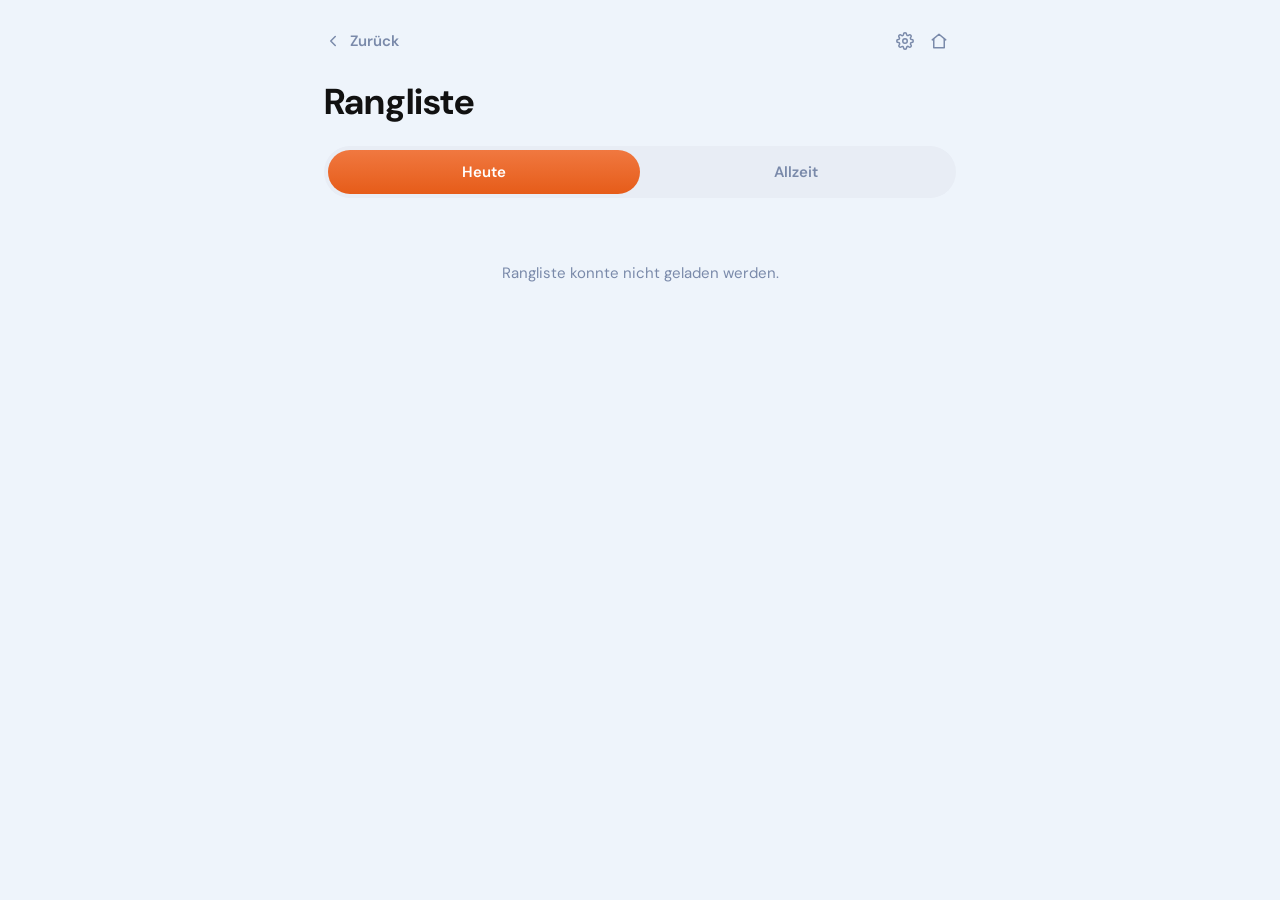
<file: index.html>
<!-- index.html — Sofort-Weiterleitung zur öffentlichen Rangliste (leaderboard.html). -->
<!DOCTYPE html>
<html lang="de">
<head>
  <meta charset="UTF-8">
  <meta name="viewport" content="width=device-width, initial-scale=1.0">
  <meta http-equiv="refresh" content="0; url=leaderboard.html">
  <title>Bike Challenge – Rangliste</title>
  <script>window.location.replace('leaderboard.html');</script>
</head>
<body>
  <p><a href="leaderboard.html">Zur Rangliste</a></p>
</body>
</html>
</file>
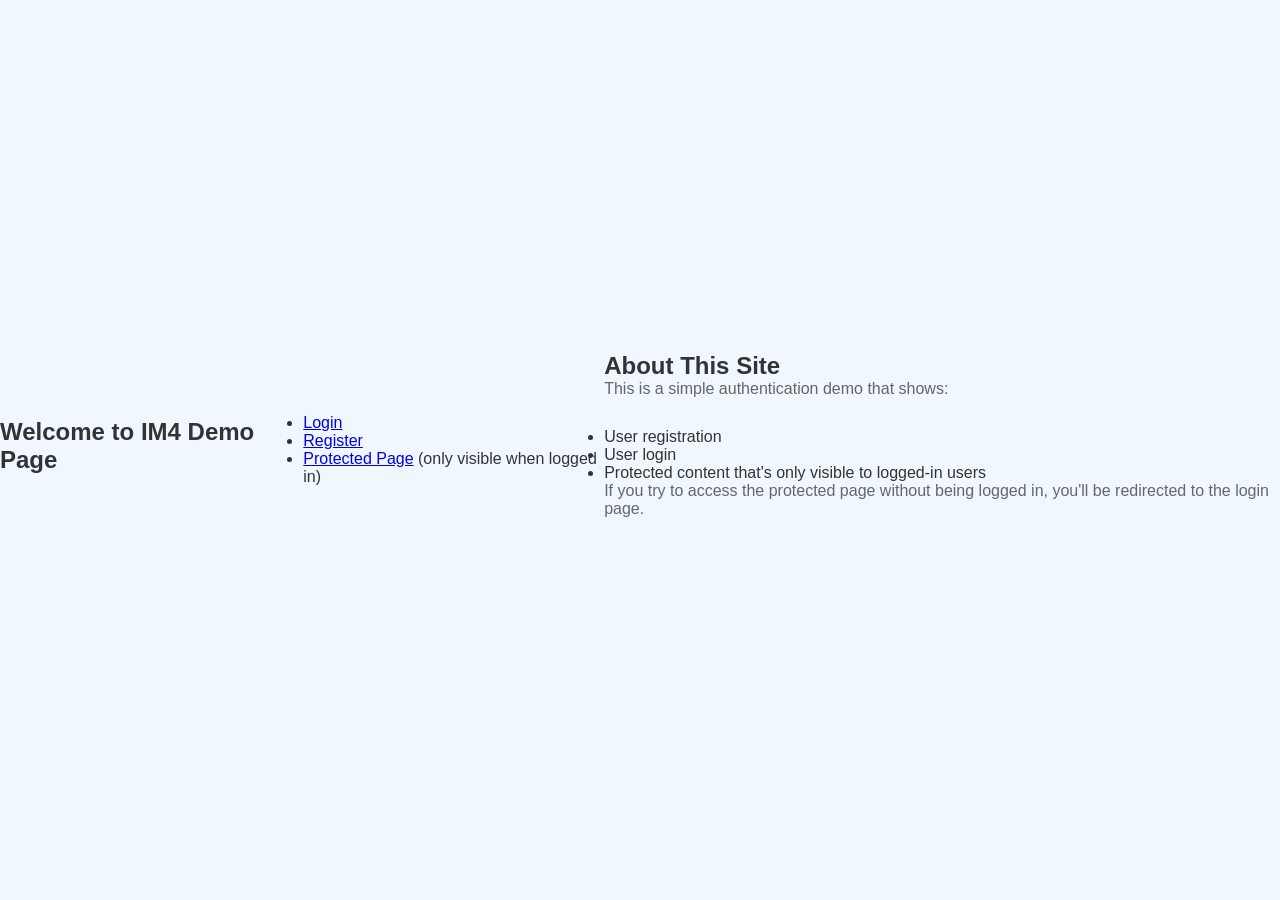
<file: Webapp/index.html>
<!DOCTYPE html>
<html lang="en">
  <head>
    <meta charset="UTF-8" />
    <title>Welcome</title>
    <link rel="stylesheet" href="css/style.css" />
  </head>
  <body>
    <h1>Welcome to IM4 Demo Page</h1>

    <div class="navigation">
      <ul>
        <li><a href="login.html">Login</a></li>
        <li><a href="register.html">Register</a></li>
        <li>
          <a href="protected.html">Protected Page</a> (only visible when logged
          in)
        </li>
      </ul>
    </div>

    <div class="info">
      <h2>About This Site</h2>
      <p>This is a simple authentication demo that shows:</p>
      <ul>
        <li>User registration</li>
        <li>User login</li>
        <li>Protected content that's only visible to logged-in users</li>
      </ul>
      <p>
        If you try to access the protected page without being logged in, you'll
        be redirected to the login page.
      </p>
    </div>
  </body>
</html>
</file>
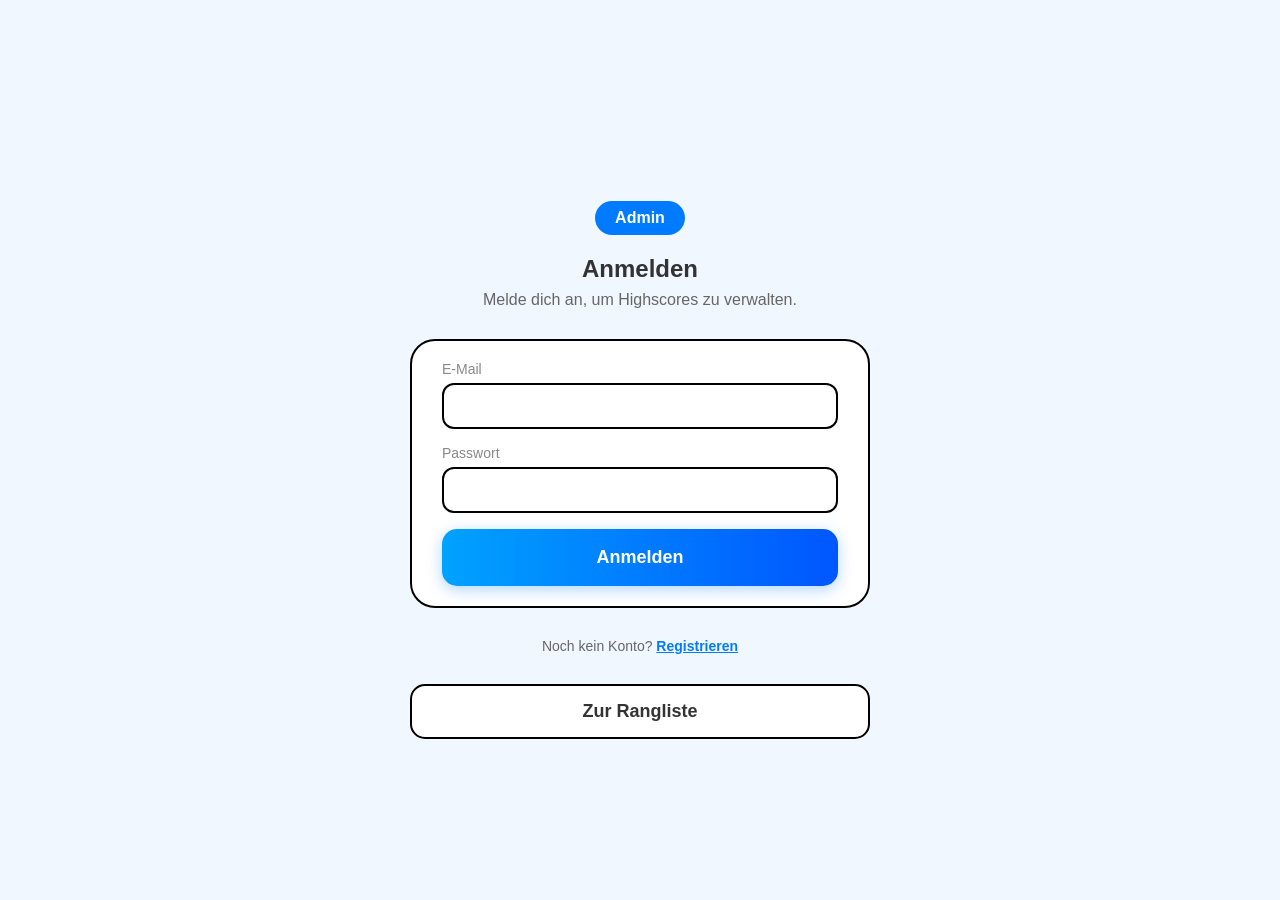
<file: admin.html>
<!-- admin.html — Geschützte Admin-Übersicht: Highscores anzeigen/löschen, Logout. -->
<!DOCTYPE html>
<html lang="de">
<head>
    <meta charset="UTF-8">
    <meta name="viewport" content="width=device-width, initial-scale=1.0">
    <title>Bike Challenge – Admin</title>

    <link rel="stylesheet" href="css/race.css">
    <link rel="stylesheet" href="css/leaderboard.css">
    <style>
        .admin-toolbar {
            display: flex;
            align-items: center;
            justify-content: space-between;
            gap: var(--space-md);
            margin-bottom: var(--space-lg);
        }

        .admin-card__right {
            display: flex;
            flex-direction: column;
            align-items: flex-end;
            gap: var(--space-sm);
            flex-shrink: 0;
        }

        .admin-delete-btn {
            width: auto;
            padding: 8px 14px;
            font-size: var(--font-size-sm);
            border-radius: var(--radius-md);
        }

        .admin-meta {
            font-size: var(--font-size-xs, 0.75rem);
            color: var(--color-text-muted);
        }

        .admin-logout {
            width: auto;
            padding: 10px 16px;
            font-size: var(--font-size-md);
        }
    </style>
</head>
<body class="leaderboard-page">
    <div class="page">

        <div class="leaderboard-header">
            <a href="leaderboard.html" class="back-button">
                <svg width="18" height="18" viewBox="0 0 24 24" fill="none"
                    stroke="currentColor" stroke-width="2"
                    stroke-linecap="round" stroke-linejoin="round">
                    <path d="M15 18l-6-6 6-6"/>
                </svg>
                Rangliste
            </a>

            <button type="button" id="logoutBtn" class="btn btn-danger-outline admin-logout">
                Logout
            </button>
        </div>

        <section class="leaderboard-section">
            <h1 class="leaderboard-title">Admin – Highscores</h1>

            <div class="leaderboard-tabs">
                <button type="button" class="leaderboard-tab leaderboard-tab--active" data-period="today">
                    Heute
                </button>

                <button type="button" class="leaderboard-tab" data-period="alltime">
                    Allzeit
                </button>
            </div>

            <div class="leaderboard-list admin-list" aria-live="polite">
                <p class="leaderboard-empty">Laden…</p>
            </div>
        </section>

    </div>

    <script src="js/auth.js"></script>
    <script src="js/admin.js"></script>
    <script src="js/logout.js"></script>
</body>
</html>
</file>
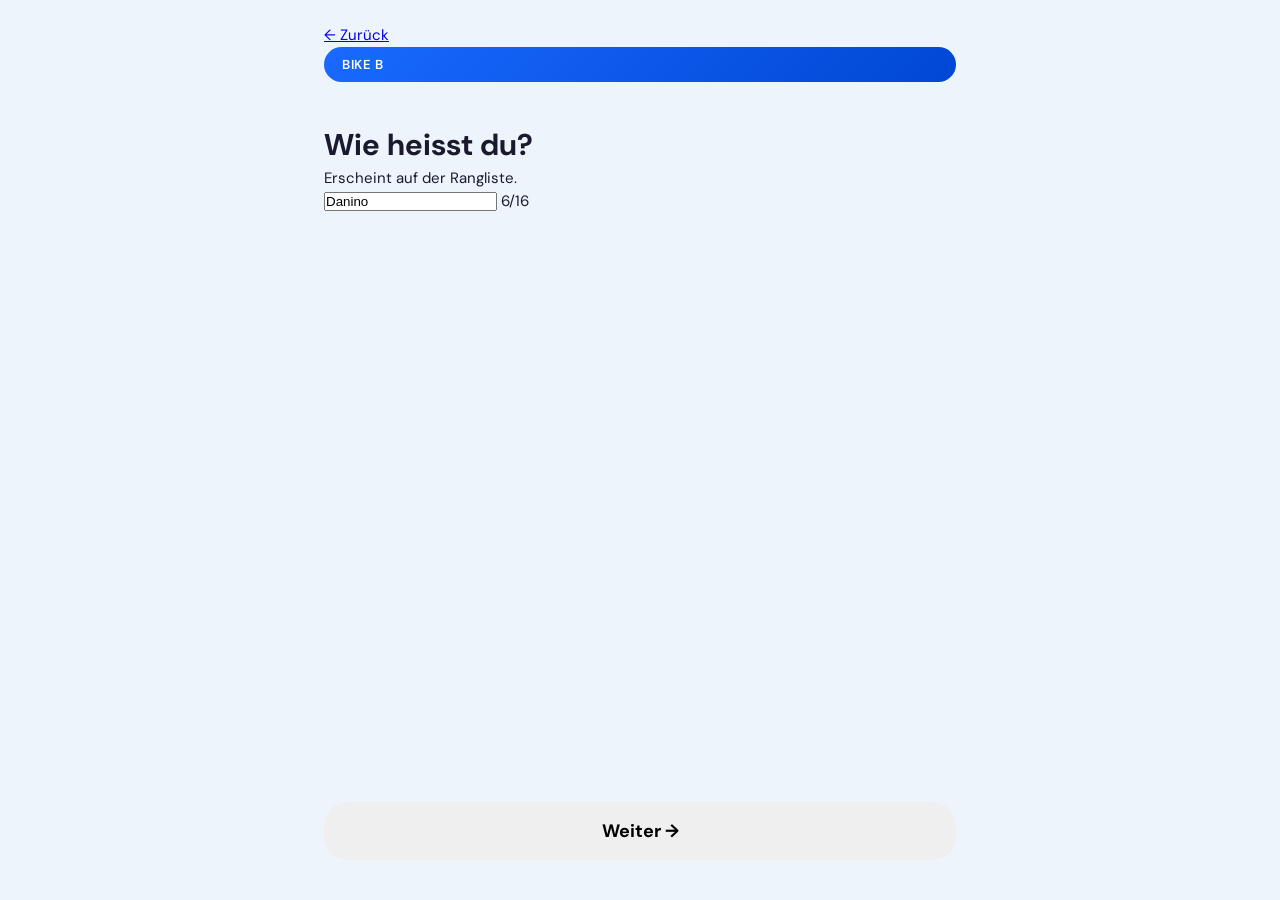
<file: challangeName.html>
<!-- challengeName.html -->
<!DOCTYPE html>
<html lang="de">
<head>
    <meta charset="UTF-8">
    <meta name="viewport" content="width=device-width, initial-scale=1.0">
    <title>Challenge Name</title>

    <link rel="stylesheet" href="../css/race.css">
    <link rel="stylesheet" href="../css/challengeName.css">
</head>

<body class="challenge-name-page">

<div class="page challenge-name">

    <a href="../index.html" class="back-link">
        ← Zurück
    </a>

    <div class="badge challenge-badge">
        BIKE B
    </div>

    <h1>Wie heisst du?</h1>

    <p class="subtitle">
        Erscheint auf der Rangliste.
    </p>

    <div class="input-wrap">
        <input
            id="nameInput"
            type="text"
            maxlength="16"
            value="Danino"
            class="name-input"
        >

        <span class="counter">
            <span id="count">6</span>/16
        </span>
    </div>

    <div class="bottom-actions">
        <button class="btn challenge-btn">
            Weiter →
        </button>
    </div>

</div>

<script>
    const input = document.getElementById('nameInput');
    const count = document.getElementById('count');

    input.addEventListener('input', () => {
        count.textContent = input.value.length;
    });
</script>

</body>
</html>
</file>
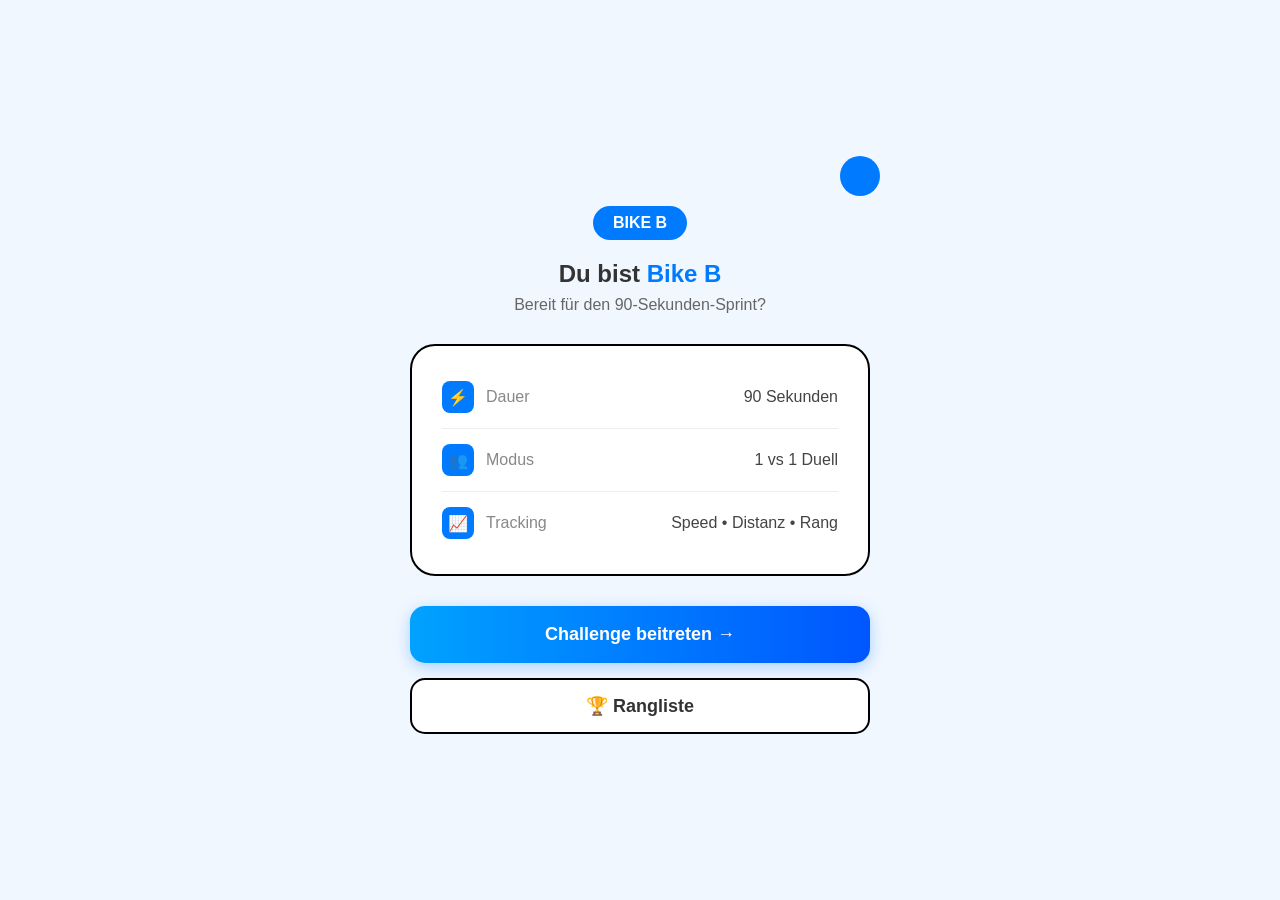
<file: challengeName.html>
<!-- challengeName.html — Weist einen Zufalls-Spielernamen zu (?velo=1|2), danach Weiterleitung zum Rennen. -->
<!DOCTYPE html>
<html lang="de">
<head>
    <meta charset="UTF-8">
    <meta name="viewport" content="width=device-width, initial-scale=1.0">
    <title>Challenge Name</title>

    <link rel="stylesheet" href="css/race.css">
    <link rel="stylesheet" href="css/challengeName.css">
</head>

<body class="challenge-name-page">

<div class="page challenge-name">

    <a href="infoBikeB.html" class="back-link" id="backLink">
        ← Zurück
    </a>

    <div class="badge challenge-badge" id="bikeBadge">
        BIKE B
    </div>

    <h1>Dein Name</h1>

    <p class="subtitle">
        Wird zufällig vergeben und erscheint auf der Rangliste.
    </p>

    <div class="name-display" id="assignedName">Wird geladen…</div>
    <p class="name-error" id="nameError" hidden></p>

    <div class="bottom-actions">
        <a href="race.html?velo=2" class="btn challenge-btn challenge-btn--disabled" id="continueBtn" aria-disabled="true">Weiter →</a>
    </div>

</div>

<script src="js/challengeName.js"></script>

</body>
</html>
</file>
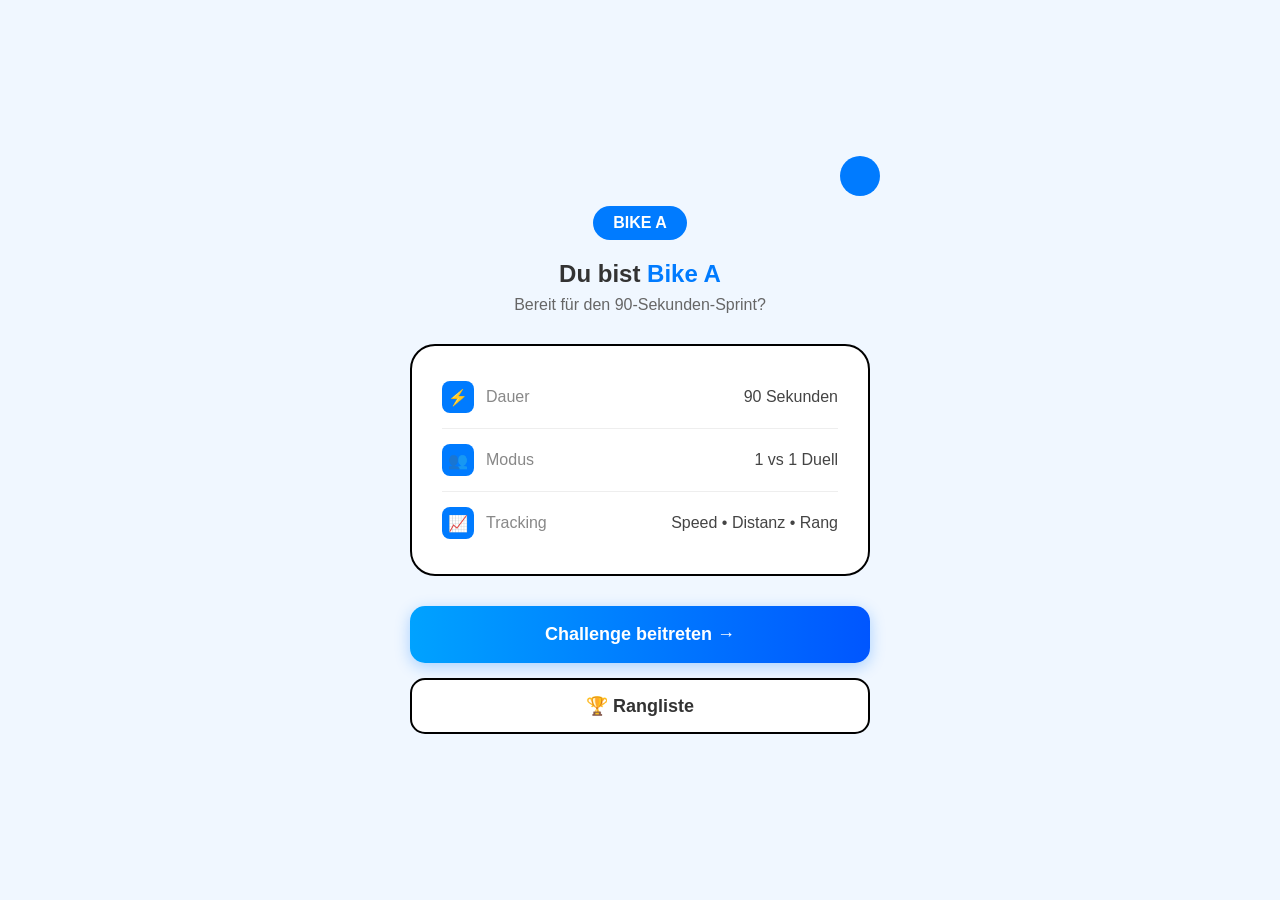
<file: infoBikeA.html>
<!-- infoBikeA.html — Einstiegsseite Bike A (QR-Code), Weiterleitung zur Challenge. -->
<!DOCTYPE html>
<html lang="de">
<head>
    <meta charset="UTF-8">
    <meta name="viewport" content="width=device-width, initial-scale=1.0">
    <title>Bike Challenge UI</title>
    <link rel="stylesheet" href="css/style.css">
</head>
<body>
    <div class="main-container">
        <div class="home-icon"></div>
        <div class="header">
            <div class="badge">BIKE A</div>
            <h1>Du bist <span>Bike A</span></h1>
            <p>Bereit für den 90-Sekunden-Sprint?</p>
        </div>
        <div class="info-card">
            <div class="info-row">
                <div class="label"><span class="icon lightning">⚡</span> Dauer</div>
                <div class="value">90 Sekunden</div>
            </div>
            <div class="info-row">
                <div class="label"><span class="icon group">👥</span> Modus</div>
                <div class="value">1 vs 1 Duell</div>
            </div>
            <div class="info-row">
                <div class="label"><span class="icon pulse">📈</span> Tracking</div>
                <div class="value">Speed • Distanz • Rang</div>
            </div>
        </div>
        <div class="button-group">
            <a href="challengeName.html?velo=1" class="btn-primary" style="display:block;text-align:center;text-decoration:none;color:white;">Challenge beitreten →</a>
            <a href="leaderboard.html" class="btn-secondary" style="display:block;text-align:center;text-decoration:none;color:#333;">🏆 Rangliste</a>
        </div>
    </div>
</body>
</html>
</file>
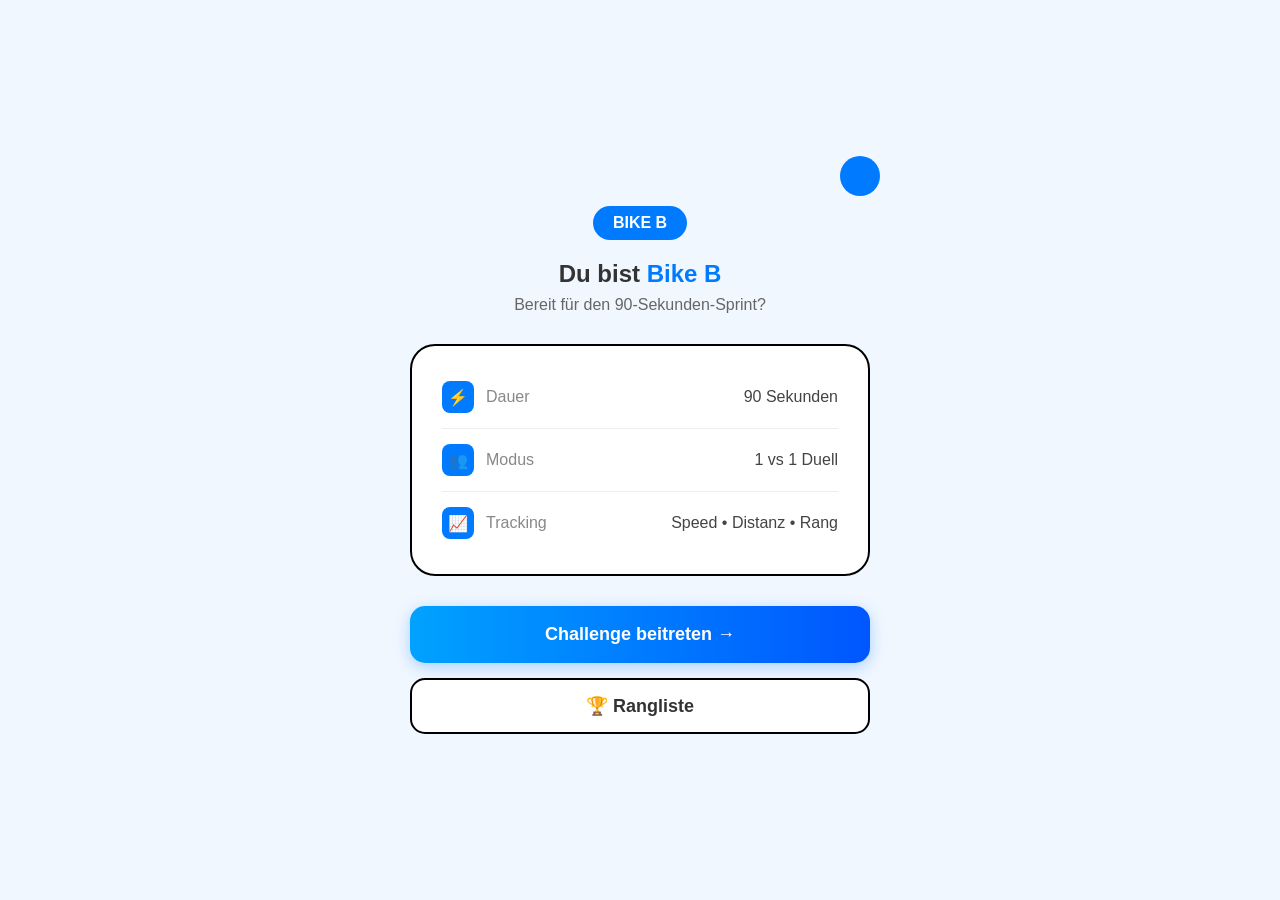
<file: infoBikeB.html>
<!-- infoBikeB.html — Einstiegsseite Bike B (QR-Code), Weiterleitung zur Challenge. -->
<!DOCTYPE html>
<html lang="de">
<head>
    <meta charset="UTF-8">
    <meta name="viewport" content="width=device-width, initial-scale=1.0">
    <title>Bike Challenge UI</title>
    <link rel="stylesheet" href="css/style.css">
</head>
<body>
    <div class="main-container">
        <div class="home-icon"></div>
        <div class="header">
            <div class="badge">BIKE B</div>
            <h1>Du bist <span>Bike B</span></h1>
            <p>Bereit für den 90-Sekunden-Sprint?</p>
        </div>
        <div class="info-card">
            <div class="info-row">
                <div class="label"><span class="icon lightning">⚡</span> Dauer</div>
                <div class="value">90 Sekunden</div>
            </div>
            <div class="info-row">
                <div class="label"><span class="icon group">👥</span> Modus</div>
                <div class="value">1 vs 1 Duell</div>
            </div>
            <div class="info-row">
                <div class="label"><span class="icon pulse">📈</span> Tracking</div>
                <div class="value">Speed • Distanz • Rang</div>
            </div>
        </div>
        <div class="button-group">
            <a href="challengeName.html?velo=2" class="btn-primary" style="display:block;text-align:center;text-decoration:none;color:white;">Challenge beitreten →</a>
            <a href="leaderboard.html" class="btn-secondary" style="display:block;text-align:center;text-decoration:none;color:#333;">🏆 Rangliste</a>
        </div>
    </div>
</body>
</html>
</file>
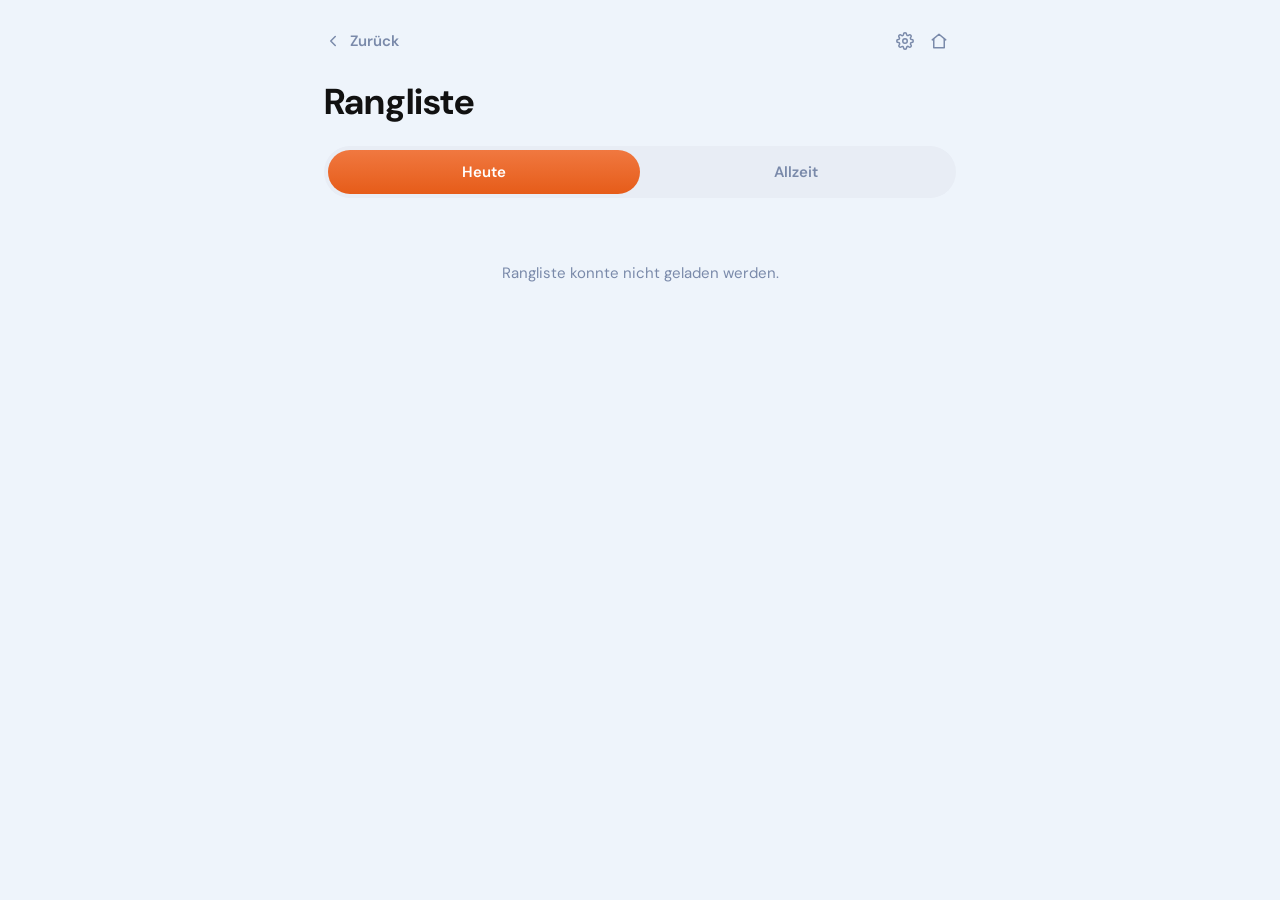
<file: leaderboard.html>
<!-- leaderboard.html — Öffentliche Rangliste mit Tabs Heute/Allzeit. -->
<!DOCTYPE html>
<html lang="de">
<head>
    <meta charset="UTF-8">
    <meta name="viewport" content="width=device-width, initial-scale=1.0">
    <title>Bike Challenge – Rangliste</title>

    <link rel="stylesheet" href="css/race.css">
    <link rel="stylesheet" href="css/leaderboard.css">
</head>
<body class="leaderboard-page">
    <div class="page">

        <div class="leaderboard-header">
            <a href="index.html" class="back-button">
                <svg width="18" height="18" viewBox="0 0 24 24" fill="none"
                    stroke="currentColor" stroke-width="2"
                    stroke-linecap="round" stroke-linejoin="round">
                    <path d="M15 18l-6-6 6-6"/>
                </svg>
                Zurück
            </a>

            <div class="leaderboard-header__actions">
            <a href="admin.html" class="home-button" aria-label="Admin" title="Admin">
                <svg width="18" height="18" viewBox="0 0 24 24" fill="none"
                    stroke="currentColor" stroke-width="2"
                    stroke-linecap="round" stroke-linejoin="round">
                    <path d="M12 15a3 3 0 1 0 0-6 3 3 0 0 0 0 6Z"/>
                    <path d="M19.4 15a1.65 1.65 0 0 0 .33 1.82l.06.06a2 2 0 1 1-2.83 2.83l-.06-.06a1.65 1.65 0 0 0-1.82-.33 1.65 1.65 0 0 0-1 1.51V21a2 2 0 1 1-4 0v-.09a1.65 1.65 0 0 0-1-1.51 1.65 1.65 0 0 0-1.82.33l-.06.06a2 2 0 1 1-2.83-2.83l.06-.06a1.65 1.65 0 0 0 .33-1.82 1.65 1.65 0 0 0-1.51-1H3a2 2 0 1 1 0-4h.09a1.65 1.65 0 0 0 1.51-1 1.65 1.65 0 0 0-.33-1.82l-.06-.06a2 2 0 1 1 2.83-2.83l.06.06a1.65 1.65 0 0 0 1.82.33H9a1.65 1.65 0 0 0 1-1.51V3a2 2 0 1 1 4 0v.09a1.65 1.65 0 0 0 1 1.51 1.65 1.65 0 0 0 1.82-.33l.06-.06a2 2 0 1 1 2.83 2.83l-.06.06a1.65 1.65 0 0 0-.33 1.82V9c.26.604.852.997 1.51 1H21a2 2 0 1 1 0 4h-.09a1.65 1.65 0 0 0-1.51 1Z"/>
                </svg>
            </a>

            <a href="index.html" class="home-button" aria-label="Home">
                <svg width="18" height="18" viewBox="0 0 24 24" fill="none"
                    stroke="currentColor" stroke-width="2"
                    stroke-linecap="round" stroke-linejoin="round">
                    <path d="M3 10.5 12 3l9 7.5"/>
                    <path d="M5 9.5V21h14V9.5"/>
                </svg>
            </a>
            </div>
        </div>

        <section class="leaderboard-section">
            <h1 class="leaderboard-title">Rangliste</h1>

            <div class="leaderboard-tabs">
                <button type="button" class="leaderboard-tab leaderboard-tab--active" data-period="today">
                    Heute
                </button>

                <button type="button" class="leaderboard-tab" data-period="alltime">
                    Allzeit
                </button>
            </div>

            <div class="leaderboard-list" aria-live="polite">
                <p class="leaderboard-empty">Laden…</p>
            </div>
        </section>

    </div>

    <script src="js/leaderboard.js"></script>
</body>
</html>
</file>
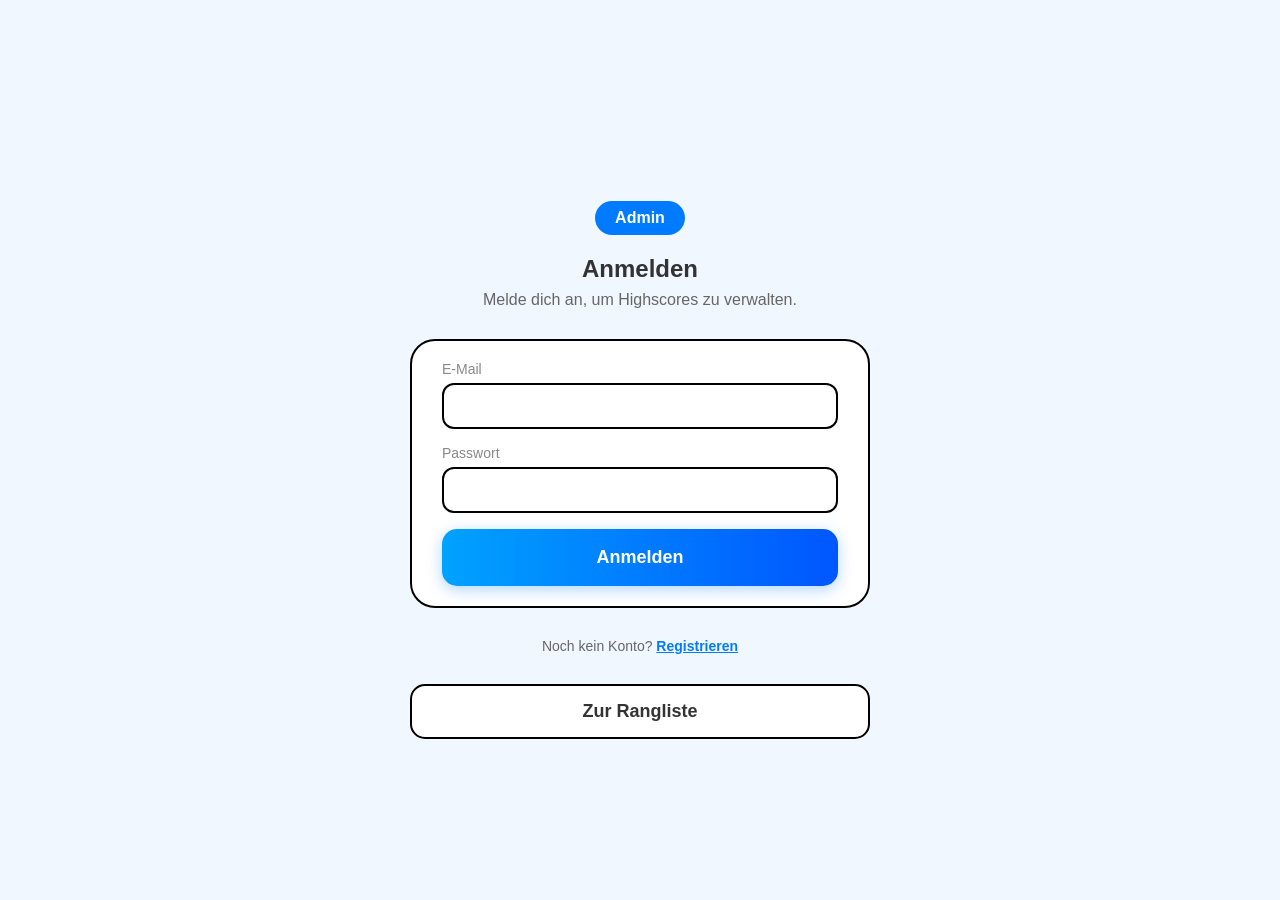
<file: login.html>
<!-- login.html — Admin-Anmeldung; nach erfolgreichem Login Weiterleitung zu admin.html. -->
<!DOCTYPE html>
<html lang="de">
<head>
    <meta charset="UTF-8">
    <meta name="viewport" content="width=device-width, initial-scale=1.0">
    <title>Bike Challenge – Anmelden</title>
    <link rel="stylesheet" href="css/style.css">
</head>
<body>
    <div class="main-container">
        <div class="header">
            <div class="badge">Admin</div>
            <h1>Anmelden</h1>
            <p>Melde dich an, um Highscores zu verwalten.</p>
        </div>

        <div class="info-card auth-form">
            <form id="loginForm">
                <div class="form-field">
                    <label for="email">E-Mail</label>
                    <input type="email" id="email" required>
                </div>
                <div class="form-field">
                    <label for="password">Passwort</label>
                    <input type="password" id="password" required>
                </div>
                <button type="submit" class="btn-primary" style="width:100%;">Anmelden</button>
            </form>
        </div>

        <p class="auth-footer">Noch kein Konto? <a href="register.html">Registrieren</a></p>

        <div class="button-group auth-actions">
            <a href="leaderboard.html" class="btn-secondary">Zur Rangliste</a>
        </div>
    </div>

    <script src="js/login.js"></script>
</body>
</html>
</file>
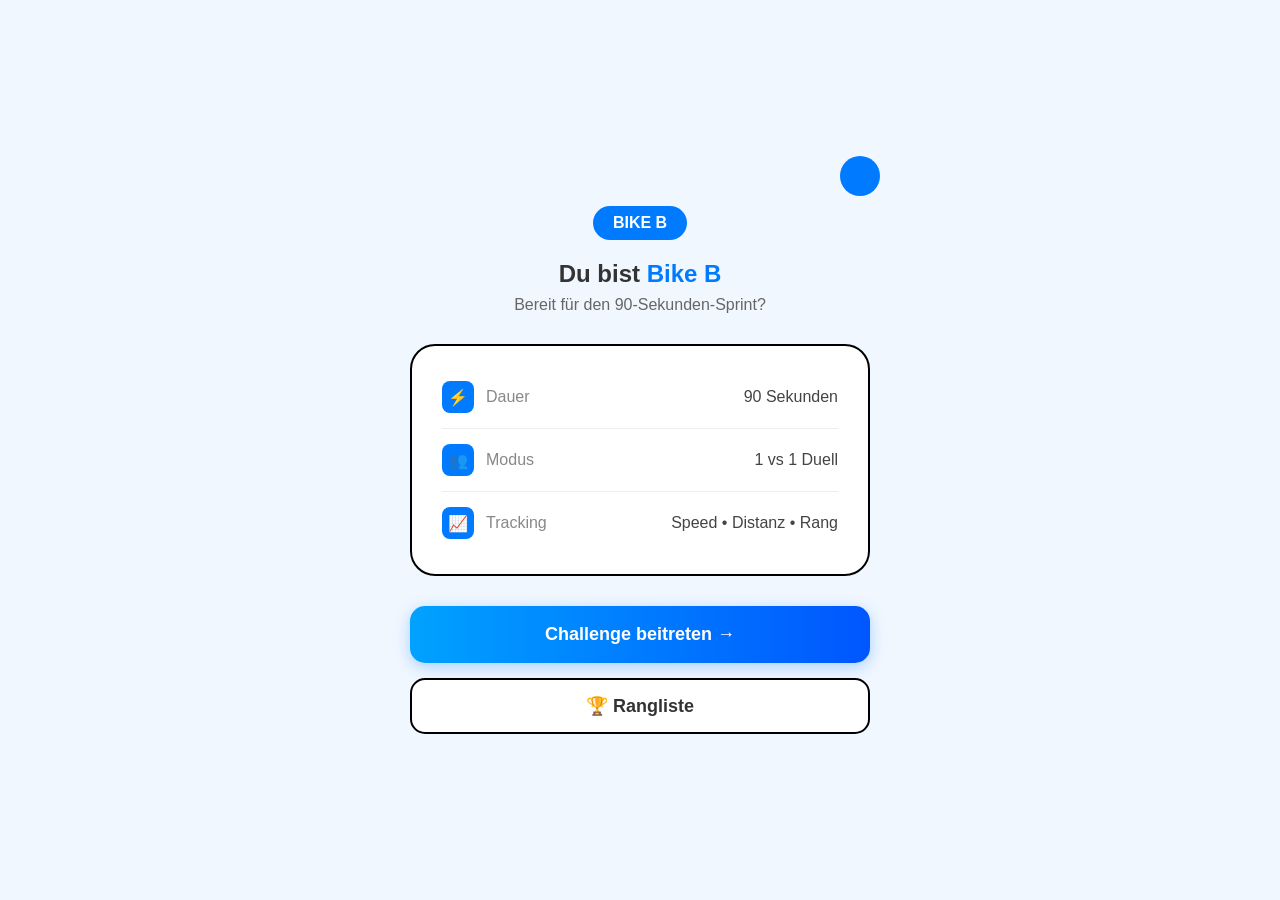
<file: race.html>
<!-- race.html — 90-Sekunden-Duell oder Einzelmodus; 20s Gegner-Wartezeit bei nur einem Spieler. -->
<!DOCTYPE html>
<html lang="de">
<head>
    <meta charset="UTF-8">
    <meta name="viewport" content="width=device-width, initial-scale=1.0">
    <title>Bike Challenge – Race Live</title>
    <link rel="stylesheet" href="css/race.css">
</head>
<body class="race-page" data-velo-id="">
    <div class="page">
        <div class="race-topbar">
            <div class="badge">
                <svg width="16" height="16" viewBox="0 0 24 24" fill="none" stroke="currentColor" stroke-width="2" stroke-linecap="round" stroke-linejoin="round">
                    <circle cx="5.5" cy="17.5" r="3.5"/><circle cx="18.5" cy="17.5" r="3.5"/>
                    <path d="M15 6a1 1 0 0 0-1-1h-4"/><path d="M5.5 17.5 8 11l4 2 3-6"/><path d="m18.5 17.5-3-6"/>
                </svg>
                <span id="player-badge-label">BIKE B</span> · <span id="player-name-badge"></span>
            </div>
            <div class="timer-block">
                <div class="timer-block__label" id="timer-label">Verbleibend</div>
                <div class="timer-block__value" id="timer">90.0s</div>
            </div>
        </div>

        <div class="race-status" id="race-status">Verbinde…</div>

        <section class="opponent-wait" id="opponent-wait" hidden aria-live="polite">
            <div class="opponent-wait__icon" aria-hidden="true">
                <svg width="28" height="28" viewBox="0 0 24 24" fill="none" stroke="currentColor" stroke-width="2" stroke-linecap="round" stroke-linejoin="round">
                    <circle cx="12" cy="12" r="10"/>
                    <polyline points="12 6 12 12 16 14"/>
                </svg>
            </div>
            <h2 class="opponent-wait__title">Suche Gegner…</h2>
            <div class="opponent-wait__countdown" id="opponent-wait-countdown">20.0s</div>
            <p class="opponent-wait__hint">
                Ein zweiter Spieler kann noch beitreten. Danach startet die Challenge im Einzelmodus.
            </p>
        </section>

        <div class="race-bar" id="race-bar">
            <div class="race-bar__fill" id="race-bar-fill"></div>
            <div class="race-bar__track">
                <div class="race-bar__bike" id="bikePos">
                    <svg width="16" height="16" viewBox="0 0 24 24" fill="none" stroke="currentColor" stroke-width="2" stroke-linecap="round" stroke-linejoin="round" aria-hidden="true">
                        <circle cx="5.5" cy="17.5" r="3.5"/><circle cx="18.5" cy="17.5" r="3.5"/>
                        <path d="M15 6a1 1 0 0 0-1-1h-4"/><path d="M5.5 17.5 8 11l4 2 3-6"/><path d="m18.5 17.5-3-6"/>
                    </svg>
                </div>
            </div>
        </div>
        <div class="gauge-container" id="gauge-container">
            <div class="gauge-label gauge-label--a">BIKE A</div>
            <div class="gauge-label gauge-label--b">BIKE B</div>
            <div class="gauge-background"></div>
            <div class="needle" id="gauge-needle"></div>
            <div class="gauge-center"></div>
        </div>
        <div class="race-cards">
            <div class="stat-card">
                <div class="stat-card__label">Aktuelle Geschwindigkeit</div>
                <div class="stat-card__value" id="speed">0.0</div>
                <div class="stat-card__unit">km/h</div>
                <div class="stat-card__meta">
                    <div class="stat-card__meta-item">
                        <div class="stat-card__meta-label">Distanz</div>
                        <div class="stat-card__meta-value" id="stat-distance">0.00 km</div>
                    </div>
                    <div class="stat-card__meta-item">
                        <div class="stat-card__meta-label" style="color:var(--color-blue)">Top Speed</div>
                        <div class="stat-card__meta-value" id="stat-top-speed" style="color:var(--color-blue)">0.0 km/h</div>
                    </div>
                </div>
            </div>

            <div class="stat-card stat-card--dark" id="duel-card">
                <div style="display:flex;justify-content:space-between;align-items:center;margin-bottom:var(--space-md)">
                    <div class="stat-card__label">Duell</div>
                    <div class="duel-lead" id="duel-lead">Du führst!</div>
                </div>
                <div class="duel-row">
                    <div class="duel-row__header">
                        <span><span id="player-label">Bike B</span> · <span id="player-name">…</span></span>
                        <span class="duel-row__distance" id="duel-player-distance">0.00 km</span>
                    </div>
                    <div class="duel-bar">
                        <div class="duel-bar__fill duel-bar__fill--b" id="duel-bar-player" style="width:0%"></div>
                    </div>
                </div>
                <div class="duel-row">
                    <div class="duel-row__header">
                        <span><span id="opponent-label">Bike A</span> · <span id="opponent-name">…</span></span>
                        <span class="duel-row__distance" id="duel-opponent-distance">0.00 km</span>
                    </div>
                    <div class="duel-bar">
                        <div class="duel-bar__fill duel-bar__fill--opponent" id="duel-bar-opponent" style="width:0%"></div>
                    </div>
                </div>
            </div>
        </div>
        <div class="bottom-actions">
            <a href="leaderboard.html" class="btn btn-danger-outline">
                <svg width="16" height="16" viewBox="0 0 24 24" fill="#e02020">
                    <rect x="3" y="3" width="18" height="18" rx="3"/>
                </svg>
                Challenge stoppen
            </a>
        </div>
    </div>

    <script src="js/race.js"></script>
</body>
</html>
</file>
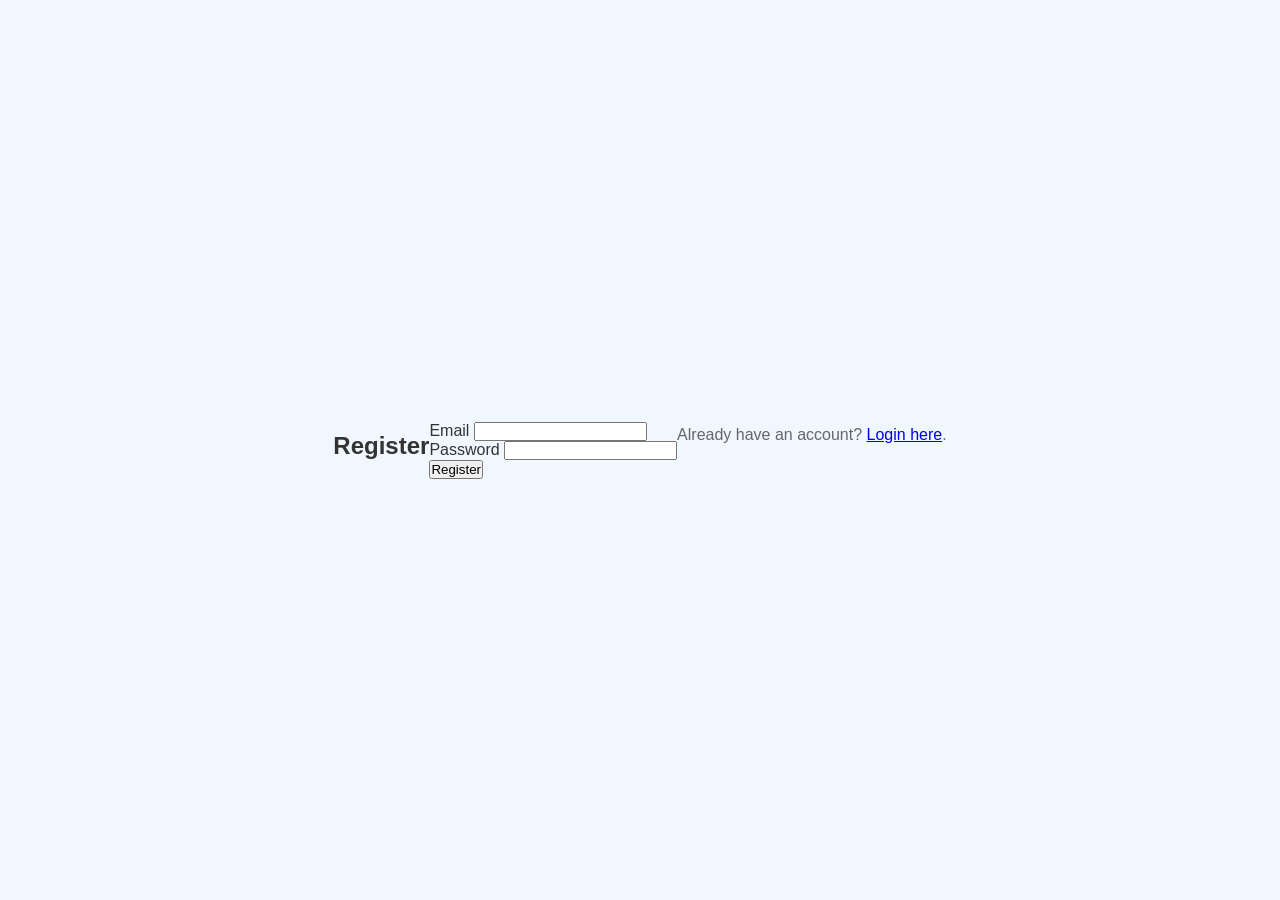
<file: register.html>
<!-- register.html — Registrierung neuer Admin-Benutzer, danach Weiterleitung zum Login. -->
<!DOCTYPE html>
<html lang="de">
  <head>
    <meta charset="UTF-8" />
    <title>Register</title>
    <link rel="stylesheet" href="css/style.css" />
  </head>
  <body>
    <h1>Register</h1>

    <form id="registerForm">
      <div>
        <label>Email</label>
        <input type="email" id="email" required />
      </div>
      <div>
        <label>Password</label>
        <input type="password" id="password" required />
      </div>
      <button type="submit">Register</button>
    </form>

    <p>Already have an account? <a href="login.html">Login here</a>.</p>

    <script src="js/register.js"></script>
  </body>
</html>
</file>
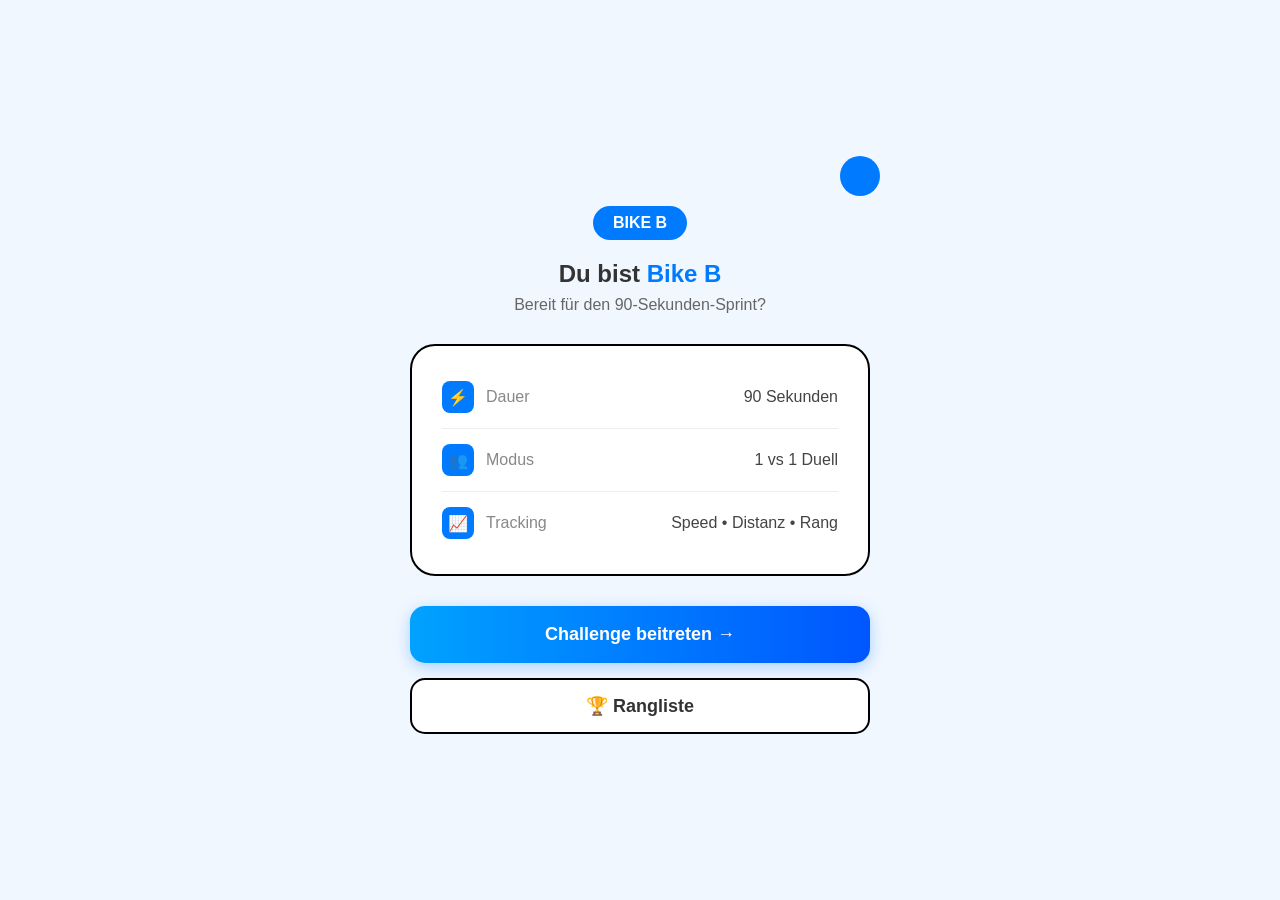
<file: Webapp/infoBikeB.html>
<!DOCTYPE html>
<html lang="de">
<head>
    <meta charset="UTF-8">
    <meta name="viewport" content="width=device-width, initial-scale=1.0">
    <title>Bike Challenge UI</title>
    <link rel="stylesheet" href="css/style.css">
</head>
<body>
    <div class="main-container">
        <div class="home-icon"></div>
        <div class="header">
            <div class="badge">BIKE B</div>
            <h1>Du bist <span>Bike B</span></h1>
            <p>Bereit für den 90-Sekunden-Sprint?</p>
        </div>
        <div class="info-card">
            <div class="info-row">
                <div class="label"><span class="icon lightning">⚡</span> Dauer</div>
                <div class="value">90 Sekunden</div>
            </div>
            <div class="info-row">
                <div class="label"><span class="icon group">👥</span> Modus</div>
                <div class="value">1 vs 1 Duell</div>
            </div>
            <div class="info-row">
                <div class="label"><span class="icon pulse">📈</span> Tracking</div>
                <div class="value">Speed • Distanz • Rang</div>
            </div>
        </div>
        <div class="button-group">
            <button class="btn-primary">Challenge beitreten →</button>
            <button class="btn-secondary">🏆 Rangliste</button>
        </div>
    </div>
</body>
</html>
</file>
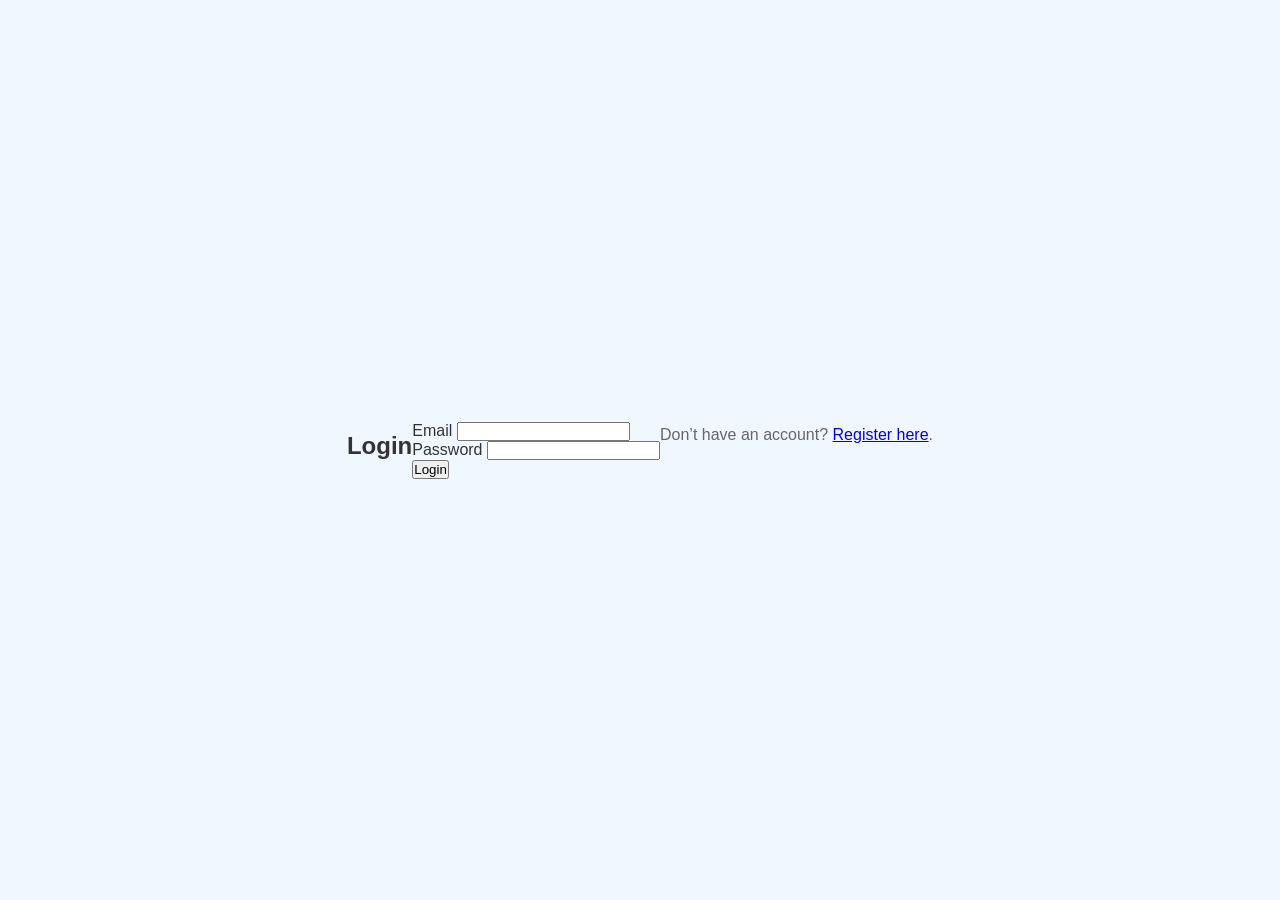
<file: Webapp/login.html>
<!DOCTYPE html>
<html lang="en">
  <head>
    <meta charset="UTF-8" />
    <title>Login</title>
    <link rel="stylesheet" href="css/style.css" />
  </head>
  <body>
    <h1>Login</h1>

    <form id="loginForm">
      <div>
        <label>Email</label>
        <input type="email" id="email" required />
      </div>
      <div>
        <label>Password</label>
        <input type="password" id="password" required />
      </div>
      <button type="submit">Login</button>
    </form>

    <p>Don’t have an account? <a href="register.html">Register here</a>.</p>

    <script src="js/login.js"></script>
  </body>
</html>
</file>
<file: Webapp/css/style.css>
* {
    margin: 0;
    padding: 0;
    box-sizing: border-box;
    font-family: 'Segoe UI', Tahoma, Geneva, Verdana, sans-serif;
}

html, body {
    width: 100%;
    height: 100%;
}

body {
    background-color: #f0f7ff;
    display: flex;
    justify-content: center;
    align-items: center;
    min-height: 100vh;
    color: #333;
}

.main-container {
    width: 500px;
    max-width: 90vw;
    text-align: center;
    padding: 60px 20px 20px;
    position: relative;
    /* NO margin: auto here — flexbox handles centering */
}

/* Home Button */
.home-icon {
    position: absolute;
    top: 10px;
    right: 10px;
    background: #007bff;
    color: white;
    width: 40px;
    height: 40px;
    border-radius: 50%;
    display: flex;
    align-items: center;
    justify-content: center;
    cursor: pointer;
}

/* Header Styles */
.badge {
    background: #007bff;
    color: white;
    display: inline-block;
    padding: 8px 20px;
    border-radius: 20px;
    font-weight: bold;
    margin-bottom: 20px;
}

h1 { font-size: 24px; margin-bottom: 8px; }
h1 span { color: #007bff; }
p { color: #666; margin-bottom: 30px; }

/* Card Styles */
.info-card {
    background: white;
    border: 2px solid #000;
    border-radius: 25px;
    padding: 20px 30px;
    margin-bottom: 30px;
}

.info-row {
    display: flex;
    justify-content: space-between;
    align-items: center;
    padding: 15px 0;
}

.info-row:not(:last-child) {
    border-bottom: 1px solid #eee;
}

.label {
    display: flex;
    align-items: center;
    color: #888;
}

.icon {
    background: #007bff;
    color: white;
    width: 32px;
    height: 32px;
    border-radius: 8px;
    display: inline-flex; /* fixed: was "flex" on a span, inline-flex works correctly */
    align-items: center;
    justify-content: center;
    margin-right: 12px;
    flex-shrink: 0;
}

.value { font-weight: 500; color: #444; }

/* Button Styles */
.button-group {
    display: flex;
    flex-direction: column;
    gap: 15px;
}

.btn-primary {
    background: linear-gradient(to right, #00a2ff, #0056ff);
    color: white;
    border: none;
    padding: 18px;
    border-radius: 15px;
    font-size: 18px;
    font-weight: bold;
    cursor: pointer;
    box-shadow: 0 4px 15px rgba(0, 123, 255, 0.3);
}

.btn-secondary {
    background: white;
    color: #333;
    border: 2px solid #000;
    padding: 15px;
    border-radius: 15px;
    font-size: 18px;
    font-weight: bold;
    cursor: pointer;
}
</file>
<file: css/race.css>
/* ============================================
   race.css — Styles für Rennseite (race.html); eigenständig mit CSS-Variablen.
   ============================================ */

@import url('https://fonts.googleapis.com/css2?family=DM+Sans:wght@400;500;600;700&family=DM+Mono:wght@400;500&display=swap');

/* ---- Variables ---- */
:root {
    --color-bg:         #eef4fb;
    --color-white:      #ffffff;
    --color-black:      #111111;
    --color-blue:       #1a6aff;
    --color-blue-light: #4d8fff;
    --color-blue-dark:  #0047d4;
    --color-blue-grad:  linear-gradient(135deg, #1a6aff, #0047d4);
    --color-orange:     #ff8c00;
    --color-text:       #1a1a2e;
    --color-text-muted: #7a8aaa;
    --color-border:     #c8d8ee;
    --color-card-bg:    #ffffff;
    --color-dark-card:  #111827;

    --space-sm:  8px;
    --space-md:  16px;
    --space-lg:  24px;
    --space-xl:  40px;

    --radius-md:   16px;
    --radius-lg:   24px;
    --radius-pill: 999px;

    --font-body: 'DM Sans', sans-serif;
    --font-mono: 'DM Mono', monospace;

    --font-size-xs:  11px;
    --font-size-sm:  13px;
    --font-size-md:  15px;
    --font-size-lg:  18px;
    --font-size-xl:  24px;
    --font-size-2xl: 36px;
    --font-size-3xl: 56px;
}

/* ---- Reset ---- */
*, *::before, *::after { margin: 0; padding: 0; box-sizing: border-box; }
html, body { width: 100%; height: 100%; }
svg { display: block; max-width: 100%; }

/* ---- Base ---- */
body {
    font-family: var(--font-body);
    background-color: var(--color-bg);
    color: var(--color-text);
    font-size: var(--font-size-md);
    line-height: 1.5;
    -webkit-font-smoothing: antialiased;
}

/* ---- Page shell ---- */
.page {
    display: flex;
    flex-direction: column;
    min-height: 100vh;
    width: 100%;
    max-width: 680px;
    margin: 0 auto;
    padding: var(--space-lg) var(--space-lg) var(--space-xl);
}

/* ---- Badge ---- */
.badge {
    display: inline-flex;
    align-items: center;
    gap: var(--space-sm);
    background: var(--color-blue-grad);
    color: var(--color-white);
    font-size: var(--font-size-sm);
    font-weight: 600;
    padding: 8px 18px;
    border-radius: var(--radius-pill);
    letter-spacing: 0.04em;
    text-transform: uppercase;
}

.badge svg { width: 16px; height: 16px; min-width: 16px; flex-shrink: 0; }

/* ---- Button ---- */
.btn {
    width: 100%;
    padding: 17px var(--space-lg);
    border-radius: var(--radius-lg);
    font-family: var(--font-body);
    font-size: var(--font-size-lg);
    font-weight: 700;
    cursor: pointer;
    border: none;
    display: flex;
    align-items: center;
    justify-content: center;
    gap: var(--space-sm);
    text-decoration: none;
    transition: transform 0.15s ease;
}

.btn:active { transform: scale(0.98); }

.btn-danger-outline {
    background: var(--color-white);
    color: #e02020;
    border: 2px solid #e02020;
}

/* ---- Bottom actions ---- */
.bottom-actions {
    margin-top: auto;
    padding-top: var(--space-lg);
    display: flex;
    flex-direction: column;
    gap: var(--space-sm);
}

/* ---- Race: top bar ---- */
.race-topbar {
    display: flex;
    align-items: center;
    justify-content: space-between;
    margin-bottom: var(--space-lg);
}

.timer-block { text-align: right; }

.timer-block__label {
    font-size: var(--font-size-xs);
    font-weight: 700;
    letter-spacing: 0.1em;
    text-transform: uppercase;
    color: var(--color-text-muted);
}

.timer-block__value {
    font-family: var(--font-mono);
    font-size: var(--font-size-2xl);
    font-weight: 500;
    color: var(--color-blue);
    line-height: 1.1;
}

/* ---- Race: opponent wait panel ---- */
.opponent-wait {
    display: flex;
    flex-direction: column;
    align-items: center;
    text-align: center;
    gap: var(--space-sm);
    margin-bottom: var(--space-lg);
    padding: var(--space-lg) var(--space-md);
    background: var(--color-white);
    border: 2px solid var(--color-border);
    border-radius: var(--radius-lg);
    box-shadow: 0 8px 24px rgba(26, 106, 255, 0.08);
}

.opponent-wait[hidden] {
    display: none;
}

.opponent-wait__icon {
    width: 56px;
    height: 56px;
    display: flex;
    align-items: center;
    justify-content: center;
    border-radius: 50%;
    background: #e8f0ff;
    color: var(--color-blue);
    margin-bottom: 4px;
}

.opponent-wait__title {
    font-size: var(--font-size-lg);
    font-weight: 700;
    color: var(--color-text);
}

.opponent-wait__countdown {
    font-family: var(--font-mono);
    font-size: var(--font-size-3xl);
    font-weight: 500;
    color: var(--color-blue);
    line-height: 1;
}

.opponent-wait__hint {
    max-width: 28ch;
    font-size: var(--font-size-sm);
    color: var(--color-text-muted);
    line-height: 1.45;
}

.race-page--opponent-wait .race-bar,
.race-page--opponent-wait .gauge-container,
.race-page--opponent-wait .race-cards {
    opacity: 0.45;
    pointer-events: none;
}

.race-page--opponent-wait .race-status {
    color: var(--color-blue);
}

/* ---- Race: status line ---- */
.race-status {
    font-size: var(--font-size-sm);
    font-weight: 600;
    color: var(--color-text-muted);
    margin: -6px 0 var(--space-md);
}

/* ---- Race: progress bar ---- */
.race-bar {
    height: 8px;
    background: #dde8f8;
    border-radius: var(--radius-pill);
    margin: 28px 0 var(--space-md);
    overflow: visible;
    position: relative;
}

.race-bar__fill {
    position: absolute;
    left: 0;
    top: 0;
    height: 100%;
    width: 0%;
    border-radius: var(--radius-pill);
    background: var(--color-blue-grad);
    transition: width 0.1s linear;
    pointer-events: none;
}

.race-bar__track {
    position: absolute;
    inset: 0;
    border-radius: var(--radius-pill);
    overflow: visible;
}

.race-bar__bike {
    width: 32px;
    height: 32px;
    background: var(--color-blue);
    color: white;
    border-radius: 50%;
    position: absolute;
    top: 50%;
    left: 2%;
    transform: translate(-50%, -50%);
    display: flex;
    align-items: center;
    justify-content: center;
    transition: left 0.1s linear;
    box-shadow: 0 2px 8px rgba(26, 106, 255, 0.35), 0 0 0 3px white, 0 0 0 5px var(--color-blue-light);
    z-index: 2;
}

/* ---- Race: cards grid ---- */
.race-cards {
    display: grid;
    grid-template-columns: 1fr 1fr;
    gap: var(--space-md);
    margin-bottom: var(--space-md);
}

/* ---- Stat card ---- */
.stat-card {
    background: var(--color-card-bg);
    border: 2px solid var(--color-black);
    border-radius: var(--radius-lg);
    padding: var(--space-lg);
}

.stat-card--dark {
    background: var(--color-dark-card);
    border-color: var(--color-dark-card);
    color: white;
}

.stat-card__label {
    font-size: var(--font-size-xs);
    font-weight: 600;
    letter-spacing: 0.1em;
    text-transform: uppercase;
    color: var(--color-text-muted);
    margin-bottom: var(--space-sm);
}

.stat-card--dark .stat-card__label { color: #6b7a99; }

.stat-card__value {
    font-family: var(--font-mono);
    font-size: var(--font-size-3xl);
    font-weight: 500;
    color: var(--color-blue);
    line-height: 1;
}

.stat-card__unit { font-size: var(--font-size-md); color: var(--color-text-muted); margin-top: 4px; }

.stat-card__meta {
    display: flex;
    gap: var(--space-xl);
    margin-top: var(--space-md);
    padding-top: var(--space-md);
    border-top: 1px solid var(--color-border);
}

.stat-card__meta-label { font-size: var(--font-size-xs); color: var(--color-text-muted); margin-bottom: 2px; }
.stat-card__meta-value { font-size: var(--font-size-md); font-weight: 600; color: var(--color-text); }

/* ---- Duel rows (dark card) ---- */
.duel-lead { font-size: var(--font-size-sm); font-weight: 700; color: var(--color-blue); }

.duel-row { margin-bottom: var(--space-md); }
.duel-row:last-child { margin-bottom: 0; }

.duel-row__header {
    display: flex;
    justify-content: space-between;
    align-items: center;
    margin-bottom: 6px;
    font-size: var(--font-size-sm);
    color: #cdd5e0;
}

.duel-row__distance { font-weight: 600; color: white; }

.duel-bar { height: 6px; border-radius: var(--radius-pill); background: #2a3444; overflow: hidden; }
.duel-bar__fill { height: 100%; border-radius: var(--radius-pill); transition: width 0.5s ease; }
.duel-bar__fill--b { background: var(--color-blue); }
.duel-bar__fill--a { background: #555; }

.duel-bar__fill--opponent { background: var(--color-blue); }

.duel-card--opponent-a .duel-bar__fill--opponent {
    background: var(--color-orange);
}

.duel-card--opponent-b .duel-bar__fill--opponent {
    background: var(--color-blue);
}

/* ---- Mini stats row ---- */
.mini-stats-row {
    display: grid;
    grid-template-columns: 1fr 1fr;
    gap: var(--space-md);
    margin-bottom: var(--space-xl);
}

.mini-stat { background: #f0f5fc; border-radius: var(--radius-md); padding: var(--space-md) var(--space-lg); }
.mini-stat__label {
    font-size: var(--font-size-xs);
    font-weight: 700;
    letter-spacing: 0.09em;
    text-transform: uppercase;
    color: var(--color-text-muted);
    margin-bottom: 4px;
}
.mini-stat__value { font-size: var(--font-size-xl); font-weight: 700; color: var(--color-text); }


.gauge-container {
    position: relative;
    width: 300px;
    height: 150px;
    overflow: hidden;
    margin: 20px auto;
}

.gauge-label {
    position: absolute;
    top: 8px;
    z-index: 12;
    font-size: var(--font-size-xs);
    font-weight: 700;
    letter-spacing: 0.06em;
    color: var(--color-text);
}

.gauge-label--a {
    left: 24px;
}

.gauge-label--b {
    right: 24px;
}

.gauge-background {
    width: 300px;
    height: 300px;
    border-radius: 50%;
    background: linear-gradient(to right, var(--color-orange) 50%, var(--color-blue) 50%);
}

.needle {
    position: absolute;
    bottom: 0;
    left: 50%;
    width: 4px;
    height: 140px;
    background: #333;
    transform-origin: bottom center;
    transform: translateX(-50%) rotate(0deg); /* Start at center (Vertical) */
    
    /* This makes the 1-second update look smooth */
    transition: transform 1s linear; 
    z-index: 10;
}

.gauge-center {
    position: absolute;
    bottom: -15px;
    left: 50%;
    width: 30px;
    height: 30px;
    background: #333;
    border-radius: 50%;
    transform: translateX(-50%);
    z-index: 11;
}
</file>
<file: css/leaderboard.css>
/* ============================================
   leaderboard.css — Rangliste (leaderboard.html, admin.html); basiert auf race.css.
   ============================================ */

.leaderboard-page {
    --color-orange-leaderboard: #e65c19;
    --color-orange-grad: linear-gradient(180deg, #f07840, #e65c19);
    --color-tab-inactive: #e8edf5;

    min-height: 100vh;
    background-color: var(--color-bg);
}

/* ---- Header ---- */

.leaderboard-header {
    display: flex;
    align-items: center;
    justify-content: space-between;
    margin-bottom: var(--space-lg);
}

.leaderboard-header__actions {
    display: flex;
    align-items: center;
    gap: var(--space-xs);
}

.back-button {
    display: inline-flex;
    align-items: center;
    gap: var(--space-sm);
    text-decoration: none;
    color: var(--color-text-muted);
    font-size: var(--font-size-md);
    font-weight: 600;
}

.back-button svg {
    flex-shrink: 0;
}

.home-button {
    display: inline-flex;
    align-items: center;
    justify-content: center;
    text-decoration: none;
    color: var(--color-text-muted);
    padding: var(--space-sm);
    border-radius: var(--radius-md);
    transition: color 0.15s ease, background-color 0.15s ease;
}

.home-button:hover {
    color: var(--color-text);
    background-color: var(--color-tab-inactive);
}

/* ---- Section & title ---- */

.leaderboard-section {
    width: 100%;
}

.leaderboard-title {
    font-size: var(--font-size-2xl);
    font-weight: 700;
    line-height: 1.1;
    color: var(--color-black);
    margin-bottom: var(--space-lg);
}

/* ---- Tabs ---- */

.leaderboard-tabs {
    display: grid;
    grid-template-columns: 1fr 1fr;
    background: var(--color-tab-inactive);
    border-radius: var(--radius-pill);
    padding: 4px;
    margin-bottom: var(--space-lg);
}

.leaderboard-tab {
    border: none;
    background: transparent;
    border-radius: var(--radius-pill);
    padding: 12px 16px;
    font-family: var(--font-body);
    font-size: var(--font-size-md);
    font-weight: 600;
    color: var(--color-text-muted);
    cursor: pointer;
    text-align: center;
    transition: background 0.15s ease, color 0.15s ease;
}

.leaderboard-tab--active {
    background: var(--color-orange-grad);
    color: var(--color-white);
}

/* ---- List & cards ---- */

.leaderboard-list {
    display: flex;
    flex-direction: column;
    gap: var(--space-sm);
}

.leaderboard-card {
    display: flex;
    align-items: center;
    justify-content: space-between;
    gap: var(--space-md);
    background: var(--color-white);
    border: 2px solid var(--color-black);
    border-radius: var(--radius-lg);
    padding: var(--space-md) var(--space-lg);
}

.leaderboard-card__left {
    display: flex;
    align-items: center;
    gap: var(--space-md);
    min-width: 0;
}

.leaderboard-card__icon {
    flex-shrink: 0;
    width: 40px;
    height: 40px;
    border-radius: 10px;
    background: var(--color-orange-leaderboard);
    color: var(--color-white);
    display: flex;
    align-items: center;
    justify-content: center;
}

.leaderboard-card__icon svg {
    width: 18px;
    height: 18px;
}

.leaderboard-card__info {
    min-width: 0;
}

.leaderboard-card__name {
    font-size: var(--font-size-lg);
    font-weight: 700;
    color: var(--color-text);
    line-height: 1.2;
}

.leaderboard-card__bike {
    font-size: var(--font-size-sm);
    color: var(--color-text-muted);
    margin-top: 2px;
}

.leaderboard-card__distance {
    flex-shrink: 0;
    font-size: var(--font-size-md);
    font-weight: 500;
    color: var(--color-text);
    text-align: right;
}

.leaderboard-empty {
    text-align: center;
    color: var(--color-text-muted);
    font-size: var(--font-size-md);
    padding: var(--space-xl) var(--space-md);
}

/* ---- Mobile ---- */

@media (max-width: 768px) {
    .leaderboard-title {
        font-size: var(--font-size-xl);
    }

    .leaderboard-card {
        padding: var(--space-md);
    }
}
</file>
<file: css/challengeName.css>
/* ============================================
   challengeName.css — Namens-Zuweisung (challengeName.html); basiert auf race.css.
   ============================================ */

.challenge-name-page {
    justify-content: space-between;
}

/* ---- Back ---- */

.challenge-back {
    display: inline-flex;
    align-items: center;
    gap: var(--space-sm);

    margin-bottom: var(--space-xl);

    text-decoration: none;

    color: var(--color-text);

    font-size: var(--font-size-lg);
    font-weight: 600;
}

/* ---- Badge ---- */

.challenge-badge {
    width: 100%;

    justify-content: flex-start;

    margin-bottom: var(--space-xl);
}

/* ---- Content ---- */

.challenge-content {
    width: 100%;
}

/* ---- Title ---- */

.challenge-title {
    font-size: var(--font-size-2xl);
    font-weight: 700;

    line-height: 1.1;

    margin-bottom: var(--space-sm);

    color: var(--color-text);
}

.challenge-subtitle {
    font-size: var(--font-size-lg);

    color: var(--color-text-muted);

    margin-bottom: var(--space-xl);
}

/* ---- Assigned name display ---- */

.name-display {
    width: 100%;
    min-height: 88px;
    padding: var(--space-lg);
    border: 2px solid var(--color-blue-light);
    border-radius: var(--radius-lg);
    background: var(--color-white);
    font-size: var(--font-size-2xl);
    font-weight: 700;
    color: var(--color-text);
    display: flex;
    align-items: center;
    justify-content: center;
    text-align: center;
    margin-bottom: var(--space-md);
}

.name-error {
    color: #e02020;
    font-size: var(--font-size-md);
    margin-bottom: var(--space-md);
}

.challenge-btn--disabled {
    opacity: 0.5;
    pointer-events: none;
}

/* ---- Input ---- */

.challenge-input-wrap {
    position: relative;
}

.challenge-input {
    width: 100%;
    height: 88px;

    padding: 0 var(--space-lg);

    border: 2px solid var(--color-blue-light);
    border-radius: var(--radius-lg);

    background: var(--color-white);

    font-family: var(--font-body);
    font-size: var(--font-size-xl);

    color: var(--color-text);

    outline: none;

    transition: border-color 0.15s ease;
}

.challenge-input:focus {
    border-color: var(--color-blue);
}

/* ---- Counter ---- */

.challenge-counter {
    position: absolute;

    right: var(--space-sm);
    bottom: -28px;

    font-size: var(--font-size-md);

    color: var(--color-text-muted);
}

/* ---- Bottom ---- */

.challenge-actions {
    margin-top: auto;
    padding-top: 120px;
}

/* ---- Button ---- */

.challenge-button {
    background: var(--color-blue-grad);

    color: var(--color-white);

    box-shadow:
        0 10px 24px rgba(26, 106, 255, 0.18);
}

/* ---- Mobile ---- */

@media (max-width: 768px) {

    .challenge-title {
        font-size: var(--font-size-xl);
    }

    .challenge-subtitle {
        font-size: var(--font-size-md);
    }

    .challenge-input {
        height: 72px;

        font-size: var(--font-size-lg);
    }

    .challenge-actions {
        padding-top: 80px;
    }

    .challenge-name .bottom-actions {
        margin-top: 15px;
    }
}
</file>
<file: css/style.css>
/* style.css — Gemeinsame Layout-Styles für Info-Seiten, Login/Register und Auth-Formulare. */
* {
    margin: 0;
    padding: 0;
    box-sizing: border-box;
    font-family: 'Segoe UI', Tahoma, Geneva, Verdana, sans-serif;
}

html, body {
    width: 100%;
    height: 100%;
}

body {
    background-color: #f0f7ff;
    display: flex;
    justify-content: center;
    align-items: center;
    min-height: 100vh;
    color: #333;
}

.main-container {
    width: 500px;
    max-width: 90vw;
    text-align: center;
    padding: 60px 20px 20px;
    position: relative;
    /* NO margin: auto here — flexbox handles centering */
}

/* Home Button */
.home-icon {
    position: absolute;
    top: 10px;
    right: 10px;
    background: #007bff;
    color: white;
    width: 40px;
    height: 40px;
    border-radius: 50%;
    display: flex;
    align-items: center;
    justify-content: center;
    cursor: pointer;
}

/* Header Styles */
.badge {
    background: #007bff;
    color: white;
    display: inline-block;
    padding: 8px 20px;
    border-radius: 20px;
    font-weight: bold;
    margin-bottom: 20px;
}

h1 { font-size: 24px; margin-bottom: 8px; }
h1 span { color: #007bff; }
p { color: #666; margin-bottom: 30px; }

/* Card Styles */
.info-card {
    background: white;
    border: 2px solid #000;
    border-radius: 25px;
    padding: 20px 30px;
    margin-bottom: 30px;
}

.info-row {
    display: flex;
    justify-content: space-between;
    align-items: center;
    padding: 15px 0;
}

.info-row:not(:last-child) {
    border-bottom: 1px solid #eee;
}

.label {
    display: flex;
    align-items: center;
    color: #888;
}

.icon {
    background: #007bff;
    color: white;
    width: 32px;
    height: 32px;
    border-radius: 8px;
    display: inline-flex; /* fixed: was "flex" on a span, inline-flex works correctly */
    align-items: center;
    justify-content: center;
    margin-right: 12px;
    flex-shrink: 0;
}

.value { font-weight: 500; color: #444; }

/* Button Styles */
.button-group {
    display: flex;
    flex-direction: column;
    gap: 15px;
}

.btn-primary {
    background: linear-gradient(to right, #00a2ff, #0056ff);
    color: white;
    border: none;
    padding: 18px;
    border-radius: 15px;
    font-size: 18px;
    font-weight: bold;
    cursor: pointer;
    box-shadow: 0 4px 15px rgba(0, 123, 255, 0.3);
}

.btn-secondary {
    background: white;
    color: #333;
    border: 2px solid #000;
    padding: 15px;
    border-radius: 15px;
    font-size: 18px;
    font-weight: bold;
    cursor: pointer;
}

.auth-form { text-align: left; }
.auth-form .form-field { margin-bottom: 16px; }
.auth-form label { display: block; font-size: 14px; color: #888; margin-bottom: 6px; }
.auth-form input {
    width: 100%;
    padding: 12px 14px;
    border: 2px solid #000;
    border-radius: 12px;
    font-size: 16px;
}
.auth-form input:focus { outline: 2px solid #007bff; outline-offset: 2px; }
.auth-footer { margin-top: 20px; font-size: 14px; color: #666; }
.auth-footer a { color: #007bff; font-weight: 600; }
.auth-actions { margin-top: 8px; }
.auth-actions .btn-primary,
.auth-actions .btn-secondary { width: 100%; }
.button-group .btn-secondary {
    display: block;
    text-align: center;
    text-decoration: none;
}
</file>
